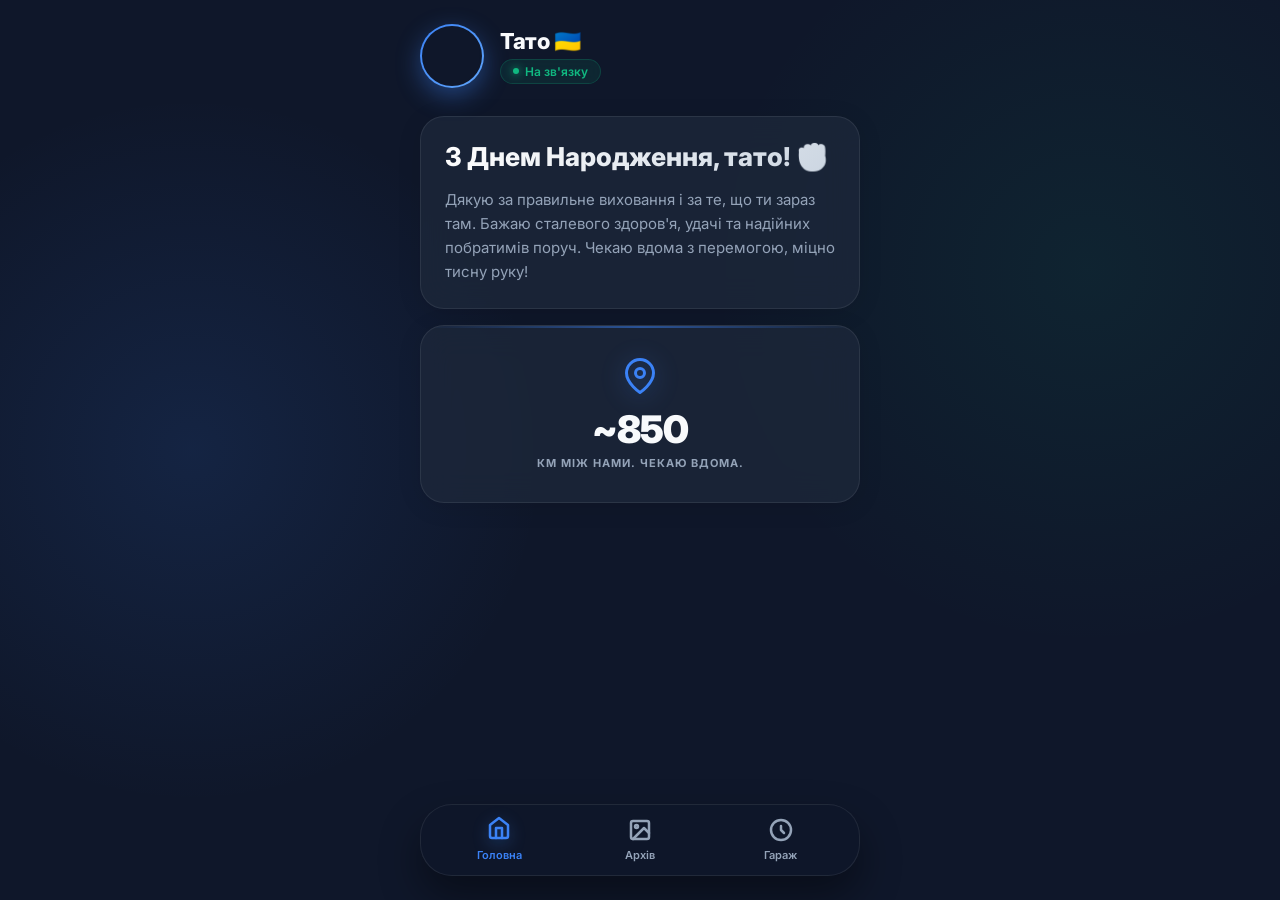
<file: index.html>
<!DOCTYPE html>
<html lang="uk">
<head>
    <meta charset="UTF-8">
    <meta name="viewport" content="width=device-width, initial-scale=1.0, maximum-scale=1.0, user-scalable=no">
    <title>З Днем Народження, Тато!</title>
    <link href="https://fonts.googleapis.com/css2?family=Inter:wght@400;500;600;700;900&display=swap" rel="stylesheet">
    <style>
        :root {
            /* Color Palette */
            --bg-color: #0f172a;
            --surface: rgba(30, 41, 59, 0.75);
            --surface-hover: rgba(51, 65, 85, 0.85);
            --surface-border: rgba(255, 255, 255, 0.08);
            --text-primary: #f8fafc;
            --text-secondary: #94a3b8;
            --accent: #3b82f6;
            --accent-glow: rgba(59, 130, 246, 0.4);
            --success: #10b981;
            --success-glow: rgba(16, 185, 129, 0.4);
            --danger: #ef4444;
            --danger-glow: rgba(239, 68, 68, 0.4);
            --warning: #f59e0b;
            
            /* Geometry */
            --radius-xl: 32px;
            --radius-lg: 24px;
            --radius-md: 16px;
            --nav-height: 80px;
        }

        /* --- RESET & BASE --- */
        * {
            margin: 0;
            padding: 0;
            box-sizing: border-box;
            -webkit-tap-highlight-color: transparent;
        }

        body {
            font-family: 'Inter', sans-serif;
            background-color: var(--bg-color);
            color: var(--text-primary);
            min-height: 100vh;
            display: flex;
            justify-content: center;
            background-image: 
                radial-gradient(circle at 15% 50%, rgba(59, 130, 246, 0.12), transparent 30%),
                radial-gradient(circle at 85% 30%, rgba(16, 185, 129, 0.08), transparent 30%);
            background-attachment: fixed;
            overflow-x: hidden;
            overscroll-behavior-y: none; /* Запобігає pull-to-refresh на мобільних */
        }

        .app-container {
            width: 100%;
            max-width: 480px;
            position: relative;
            padding: 24px 20px calc(var(--nav-height) + 40px);
            display: flex;
            flex-direction: column;
            gap: 28px;
        }

        /* --- HEADER --- */
        .header {
            display: flex;
            align-items: center;
            justify-content: space-between;
            z-index: 10;
        }

        .profile-group {
            display: flex;
            align-items: center;
            gap: 16px;
        }

        .avatar {
            width: 64px;
            height: 64px;
            border-radius: 50%;
            background: linear-gradient(135deg, var(--accent), #60a5fa);
            padding: 2px;
            box-shadow: 0 8px 24px var(--accent-glow);
            position: relative;
        }

        .avatar-inner {
            width: 100%;
            height: 100%;
            border-radius: 50%;
            background-color: var(--bg-color);
            background-image: url('https://cdn.prod.website-files.com/69773db6dd3ba39f3b98293f/69c91ee998f57633a6be30c8_photo_1_2026-03-29_14-45-16.jpg'); 
            background-size: cover;
            background-position: center;
            border: 2px solid var(--bg-color);
        }

        .user-info h1 {
            font-size: 22px;
            font-weight: 800;
            letter-spacing: -0.5px;
            margin-bottom: 4px;
        }

        .status-badge {
            display: inline-flex;
            align-items: center;
            gap: 6px;
            background: rgba(16, 185, 129, 0.1);
            color: var(--success);
            padding: 4px 12px;
            border-radius: 20px;
            font-size: 12px;
            font-weight: 600;
            border: 1px solid rgba(16, 185, 129, 0.2);
            backdrop-filter: blur(4px);
        }

        .status-dot {
            width: 6px;
            height: 6px;
            background-color: var(--success);
            border-radius: 50%;
            box-shadow: 0 0 8px var(--success);
            animation: pulse-dot 2s infinite;
        }

        @keyframes pulse-dot {
            0% { box-shadow: 0 0 0 0 rgba(16, 185, 129, 0.4); }
            70% { box-shadow: 0 0 0 6px rgba(16, 185, 129, 0); }
            100% { box-shadow: 0 0 0 0 rgba(16, 185, 129, 0); }
        }

        /* --- TABS SYSTEM --- */
        .tab-content {
            display: none;
            flex-direction: column;
            gap: 20px;
            opacity: 0;
            transform: translateY(15px);
            transition: opacity 0.4s ease, transform 0.4s cubic-bezier(0.16, 1, 0.3, 1);
        }

        .tab-content.active {
            display: flex;
            opacity: 1;
            transform: translateY(0);
        }

        /* --- BENTO GRID --- */
        .bento-grid {
            display: grid;
            grid-template-columns: repeat(2, 1fr);
            gap: 16px;
        }

        .bento-card {
            background: var(--surface);
            backdrop-filter: blur(16px);
            -webkit-backdrop-filter: blur(16px);
            border: 1px solid var(--surface-border);
            border-radius: var(--radius-lg);
            padding: 24px;
            display: flex;
            flex-direction: column;
            justify-content: center;
            box-shadow: 0 4px 24px rgba(0, 0, 0, 0.1);
        }

        .span-2 { grid-column: span 2; }

        /* Card: Main Message */
        .message-card h2 {
            font-size: 26px;
            font-weight: 800;
            margin-bottom: 16px;
            background: linear-gradient(135deg, #ffffff 0%, #cbd5e1 100%);
            -webkit-background-clip: text;
            -webkit-text-fill-color: transparent;
            line-height: 1.2;
        }

        .message-card p {
            font-size: 15px;
            line-height: 1.6;
            color: var(--text-secondary);
            font-weight: 400;
        }

        /* Card: Distance */
        .location-card {
            align-items: center;
            text-align: center;
            padding: 32px 20px;
            position: relative;
            overflow: hidden;
        }

        .location-card::before {
            content: '';
            position: absolute;
            top: 0; left: 0; right: 0; height: 2px;
            background: linear-gradient(90deg, transparent, var(--accent), transparent);
            opacity: 0.5;
        }
        
        .location-card svg {
            filter: drop-shadow(0 4px 12px var(--accent-glow));
            margin-bottom: 8px;
        }

        .location-card h3 {
            font-size: 38px;
            font-weight: 900;
            letter-spacing: -1px;
            margin: 4px 0;
            color: var(--text-primary);
        }

        .location-card p {
            font-size: 11px;
            color: var(--text-secondary);
            font-weight: 700;
            letter-spacing: 1px;
        }

        /* --- GALLERY GRID --- */
        .gallery-grid {
            display: grid;
            grid-template-columns: repeat(2, 1fr);
            gap: 12px;
        }

        .photo-item {
            width: 100%;
            aspect-ratio: 1 / 1;
            border-radius: var(--radius-md);
            overflow: hidden;
            background-color: var(--bg-color);
            position: relative;
        }

        .photo-item.large {
            grid-column: span 2;
            aspect-ratio: 16 / 10;
        }

        .photo-item img {
            width: 100%;
            height: 100%;
            object-fit: cover;
            transition: transform 0.5s cubic-bezier(0.16, 1, 0.3, 1);
        }

        .photo-item:active img {
            transform: scale(1.05);
        }

        /* --- GAME UI --- */
        .game-container {
            position: relative;
            background: var(--surface);
            border: 1px solid var(--surface-border);
            border-radius: var(--radius-xl);
            padding: 40px 20px;
            text-align: center;
            overflow: hidden;
            min-height: 400px;
            display: flex;
            flex-direction: column;
            justify-content: center;
            align-items: center;
            box-shadow: 0 10px 40px rgba(0, 0, 0, 0.2);
            user-select: none;
            touch-action: manipulation;
        }

        .tires-bg {
            position: absolute;
            inset: 0;
            z-index: 0;
            opacity: 0.08;
            display: flex;
            justify-content: space-between;
            align-items: center;
            padding: 0 10px;
            pointer-events: none;
        }

        .tire {
            width: 140px;
            height: 140px;
            background-image: url('https://cdn-icons-png.flaticon.com/512/3085/3085330.png'); 
            background-size: cover;
            border-radius: 50%;
            animation: spin 4s linear infinite;
        }

        .tire.reverse {
            animation: spin 5s linear infinite reverse;
            width: 180px;
            height: 180px;
        }

        @keyframes spin { 100% { transform: rotate(360deg); } }

        .game-content {
            position: relative;
            z-index: 1;
            display: flex;
            flex-direction: column;
            align-items: center;
            width: 100%;
        }

        .game-title {
            font-size: 24px;
            font-weight: 800;
            margin-bottom: 8px;
        }

        .game-desc {
            font-size: 14px;
            color: var(--text-secondary);
            margin-bottom: 40px;
            font-weight: 500;
        }

        .game-btn {
            width: 180px;
            height: 180px;
            border-radius: 50%;
            border: none;
            background: var(--accent);
            color: white;
            font-size: 28px;
            font-weight: 900;
            letter-spacing: 1px;
            cursor: pointer;
            box-shadow: 0 12px 32px var(--accent-glow), inset 0 4px 12px rgba(255,255,255,0.3);
            transition: all 0.15s cubic-bezier(0.4, 0, 0.2, 1);
            display: flex;
            align-items: center;
            justify-content: center;
            font-family: 'Inter', sans-serif;
            outline: none;
        }

        .game-btn:active {
            transform: scale(0.92);
            box-shadow: 0 4px 16px var(--accent-glow), inset 0 8px 24px rgba(0,0,0,0.2);
        }

        .game-btn.waiting { 
            background: var(--danger); 
            box-shadow: 0 0 0 0 rgba(239, 68, 68, 0.7);
            animation: pulse-danger 1.5s infinite;
            font-size: 22px;
        }

        .game-btn.now { 
            background: var(--success); 
            box-shadow: 0 12px 40px var(--success-glow); 
            font-size: 36px; 
        }

        @keyframes pulse-danger {
            0% { box-shadow: 0 0 0 0 rgba(239, 68, 68, 0.4); }
            70% { box-shadow: 0 0 0 20px rgba(239, 68, 68, 0); }
            100% { box-shadow: 0 0 0 0 rgba(239, 68, 68, 0); }
        }

        .game-result {
            margin-top: 32px;
            font-size: 18px;
            font-weight: 700;
            height: 28px;
            color: var(--warning);
            transition: opacity 0.3s;
        }

        /* --- BOTTOM NAVIGATION --- */
        .bottom-nav {
            position: fixed;
            bottom: 24px;
            left: 50%;
            transform: translateX(-50%);
            width: calc(100% - 40px);
            max-width: 440px;
            height: 72px;
            background: rgba(15, 23, 42, 0.85);
            backdrop-filter: blur(24px);
            -webkit-backdrop-filter: blur(24px);
            border: 1px solid var(--surface-border);
            border-radius: var(--radius-xl);
            display: flex;
            align-items: center;
            justify-content: space-around;
            padding: 0 8px;
            z-index: 100;
            box-shadow: 0 20px 40px rgba(0, 0, 0, 0.4);
        }

        .nav-item {
            display: flex;
            flex-direction: column;
            align-items: center;
            justify-content: center;
            gap: 6px;
            color: var(--text-secondary);
            text-decoration: none;
            width: 72px;
            height: 100%;
            transition: all 0.3s cubic-bezier(0.16, 1, 0.3, 1);
            border-radius: 20px;
        }

        .nav-item.active { 
            color: var(--accent); 
        }

        .nav-item svg {
            width: 24px;
            height: 24px;
            fill: none;
            stroke: currentColor;
            stroke-width: 2.5;
            stroke-linecap: round;
            stroke-linejoin: round;
            transition: transform 0.3s;
        }

        .nav-item.active svg {
            transform: translateY(-2px);
            filter: drop-shadow(0 4px 8px var(--accent-glow));
        }

        .nav-label { 
            font-size: 11px; 
            font-weight: 600; 
        }
    </style>
</head>
<body>

<main class="app-container">
    
    <header class="header">
        <div class="profile-group">
            <div class="avatar"><div class="avatar-inner"></div></div>
            <div class="user-info">
                <h1>Тато 🇺🇦</h1>
                <div class="status-badge">
                    <div class="status-dot"></div>
                    На зв'язку
                </div>
            </div>
        </div>
    </header>

    <section id="tab-home" class="tab-content active">
        <div class="bento-grid">
            <article class="bento-card span-2 message-card">
                <h2>З Днем Народження, тато! ✊</h2>
                <p>Дякую за правильне виховання і за те, що ти зараз там. Бажаю сталевого здоров'я, удачі та надійних побратимів поруч. Чекаю вдома з перемогою, міцно тисну руку!</p>
            </article>
            
            <article class="bento-card location-card span-2">
                <svg width="36" height="36" viewBox="0 0 24 24" fill="none" stroke="var(--accent)" stroke-width="2" stroke-linecap="round" stroke-linejoin="round">
                    <path d="M21 10c0 7-9 13-9 13s-9-6-9-13a9 9 0 0 1 18 0z"></path>
                    <circle cx="12" cy="10" r="3"></circle>
                </svg>
                <h3>~850</h3>
                <p>КМ МІЖ НАМИ. ЧЕКАЮ ВДОМА.</p>
            </article>
        </div>
    </section>

    <section id="tab-gallery" class="tab-content">
        <div class="gallery-grid">
            <div class="photo-item large"><img src="https://cdn.prod.website-files.com/69773db6dd3ba39f3b98293f/69c91ee92ba992dc880feb79_photo_10_2026-03-29_14-45-16.jpg" alt="Фото" loading="lazy"></div>
            <div class="photo-item"><img src="https://cdn.prod.website-files.com/69773db6dd3ba39f3b98293f/69c91ee961fdbe20f4fa28fb_photo_6_2026-03-29_14-45-16.jpg" alt="Фото" loading="lazy"></div>
            <div class="photo-item"><img src="https://cdn.prod.website-files.com/69773db6dd3ba39f3b98293f/69c91ee936307adb18ab5fc3_photo_8_2026-03-29_14-45-16.jpg" alt="Фото" loading="lazy"></div>
            <div class="photo-item"><img src="https://cdn.prod.website-files.com/69773db6dd3ba39f3b98293f/69c91ee961095c0a695bee89_photo_11_2026-03-29_14-45-16.jpg" alt="Фото" loading="lazy"></div>
            <div class="photo-item"><img src="https://cdn.prod.website-files.com/69773db6dd3ba39f3b98293f/69c91ee95eaf20274bd48b32_photo_12_2026-03-29_14-45-16.jpg" alt="Фото" loading="lazy"></div>
            <div class="photo-item"><img src="https://cdn.prod.website-files.com/69773db6dd3ba39f3b98293f/69c91ee96b7d429cec005bc3_photo_9_2026-03-29_14-45-16.jpg" alt="Фото" loading="lazy"></div>
            <div class="photo-item"><img src="https://cdn.prod.website-files.com/69773db6dd3ba39f3b98293f/69c91ee92a05dc29af0bf28b_photo_7_2026-03-29_14-45-16.jpg" alt="Фото" loading="lazy"></div>
            <div class="photo-item large"><img src="https://cdn.prod.website-files.com/69773db6dd3ba39f3b98293f/69c91ee84772944714ecb09e_photo_13_2026-03-29_14-45-16.jpg" alt="Фото" loading="lazy"></div>
        </div>
    </section>

    <section id="tab-game" class="tab-content">
        <div class="game-container">
            <div class="tires-bg">
                <div class="tire"></div>
                <div class="tire reverse"></div>
            </div>
            
            <div class="game-content">
                <h2 class="game-title">Перевірка реакції</h2>
                <p class="game-desc">Натисни, коли кнопка стане зеленою</p>
                
                <button id="reaction-btn" class="game-btn">СТАРТ</button>
                <div id="reaction-result" class="game-result"></div>
            </div>
        </div>
    </section>

    <nav class="bottom-nav">
        <a href="#tab-home" class="nav-item active" data-target="tab-home">
            <svg viewBox="0 0 24 24"><path d="M3 9l9-7 9 7v11a2 2 0 0 1-2 2H5a2 2 0 0 1-2-2z"></path><polyline points="9 22 9 12 15 12 15 22"></polyline></svg>
            <span class="nav-label">Головна</span>
        </a>
        <a href="#tab-gallery" class="nav-item" data-target="tab-gallery">
            <svg viewBox="0 0 24 24"><rect x="3" y="3" width="18" height="18" rx="2" ry="2"></rect><circle cx="8.5" cy="8.5" r="1.5"></circle><polyline points="21 15 16 10 5 21"></polyline></svg>
            <span class="nav-label">Архів</span>
        </a>
        <a href="#tab-game" class="nav-item" data-target="tab-game">
            <svg viewBox="0 0 24 24"><circle cx="12" cy="12" r="10"></circle><path d="M12 8v4l3 3"></path></svg>
            <span class="nav-label">Гараж</span>
        </a>
    </nav>
</main>

<script>
    document.addEventListener('DOMContentLoaded', () => {
        // --- 1. Плавне перемикання вкладок ---
        const navItems = document.querySelectorAll('.nav-item');
        const tabContents = document.querySelectorAll('.tab-content');

        navItems.forEach(item => {
            item.addEventListener('click', (e) => {
                e.preventDefault();
                
                const targetId = item.getAttribute('data-target');
                const currentActive = document.querySelector('.tab-content.active');
                const targetTab = document.getElementById(targetId);

                if (currentActive === targetTab) return;

                // Оновлюємо UI навігації
                navItems.forEach(nav => nav.classList.remove('active'));
                item.classList.add('active');

                // Логіка зміни вкладок без стрибків контенту
                currentActive.style.opacity = '0';
                currentActive.style.transform = 'translateY(15px)';
                
                setTimeout(() => {
                    currentActive.classList.remove('active');
                    targetTab.classList.add('active');
                    
                    // Невелика затримка для запуску CSS-анімації появи
                    setTimeout(() => {
                        targetTab.style.opacity = '1';
                        targetTab.style.transform = 'translateY(0)';
                    }, 50);
                }, 300); // Час має співпадати з CSS transition
            });
        });

        // --- 2. Логіка гри "Перевірка реакції" ---
        const btn = document.getElementById('reaction-btn');
        const resultText = document.getElementById('reaction-result');
        
        let state = 'idle'; 
        let startTime;
        let timeoutId;

        // Використовуємо pointerdown для швидшої реакції на мобільних (замість click)
        btn.addEventListener('pointerdown', (e) => {
            e.preventDefault(); // Запобігає подвійному кліку/зуму
            
            if (state === 'idle') {
                state = 'waiting';
                btn.className = 'game-btn waiting';
                btn.textContent = 'ЧЕКАЙ...';
                resultText.style.opacity = '0';
                
                const randomDelay = Math.floor(Math.random() * 2500) + 1500; // 1.5 - 4 сек
                
                timeoutId = setTimeout(() => {
                    state = 'ready';
                    btn.className = 'game-btn now';
                    btn.textContent = 'ТИСНИ!';
                    startTime = Date.now();
                }, randomDelay);
                
            } else if (state === 'waiting') {
                clearTimeout(timeoutId);
                state = 'idle';
                btn.className = 'game-btn';
                btn.textContent = 'СТАРТ';
                
                resultText.textContent = 'Зарано! Фальстарт 😅';
                resultText.style.opacity = '1';
                
            } else if (state === 'ready') {
                const reactionTime = Date.now() - startTime;
                state = 'idle';
                btn.className = 'game-btn';
                btn.textContent = 'ЩЕ РАЗ';
                
                let feedback = '';
                if(reactionTime < 250) feedback = '🔥 Рівень: Кіберспортсмен!';
                else if(reactionTime < 400) feedback = '⚡ Непогано, батя!';
                else feedback = '🐢 Треба швидше!';
                
                resultText.textContent = `Твій час: ${reactionTime} мс. ${feedback}`;
                resultText.style.opacity = '1';
            }
        });
    });
</script>

</body>
</html>
</file>
